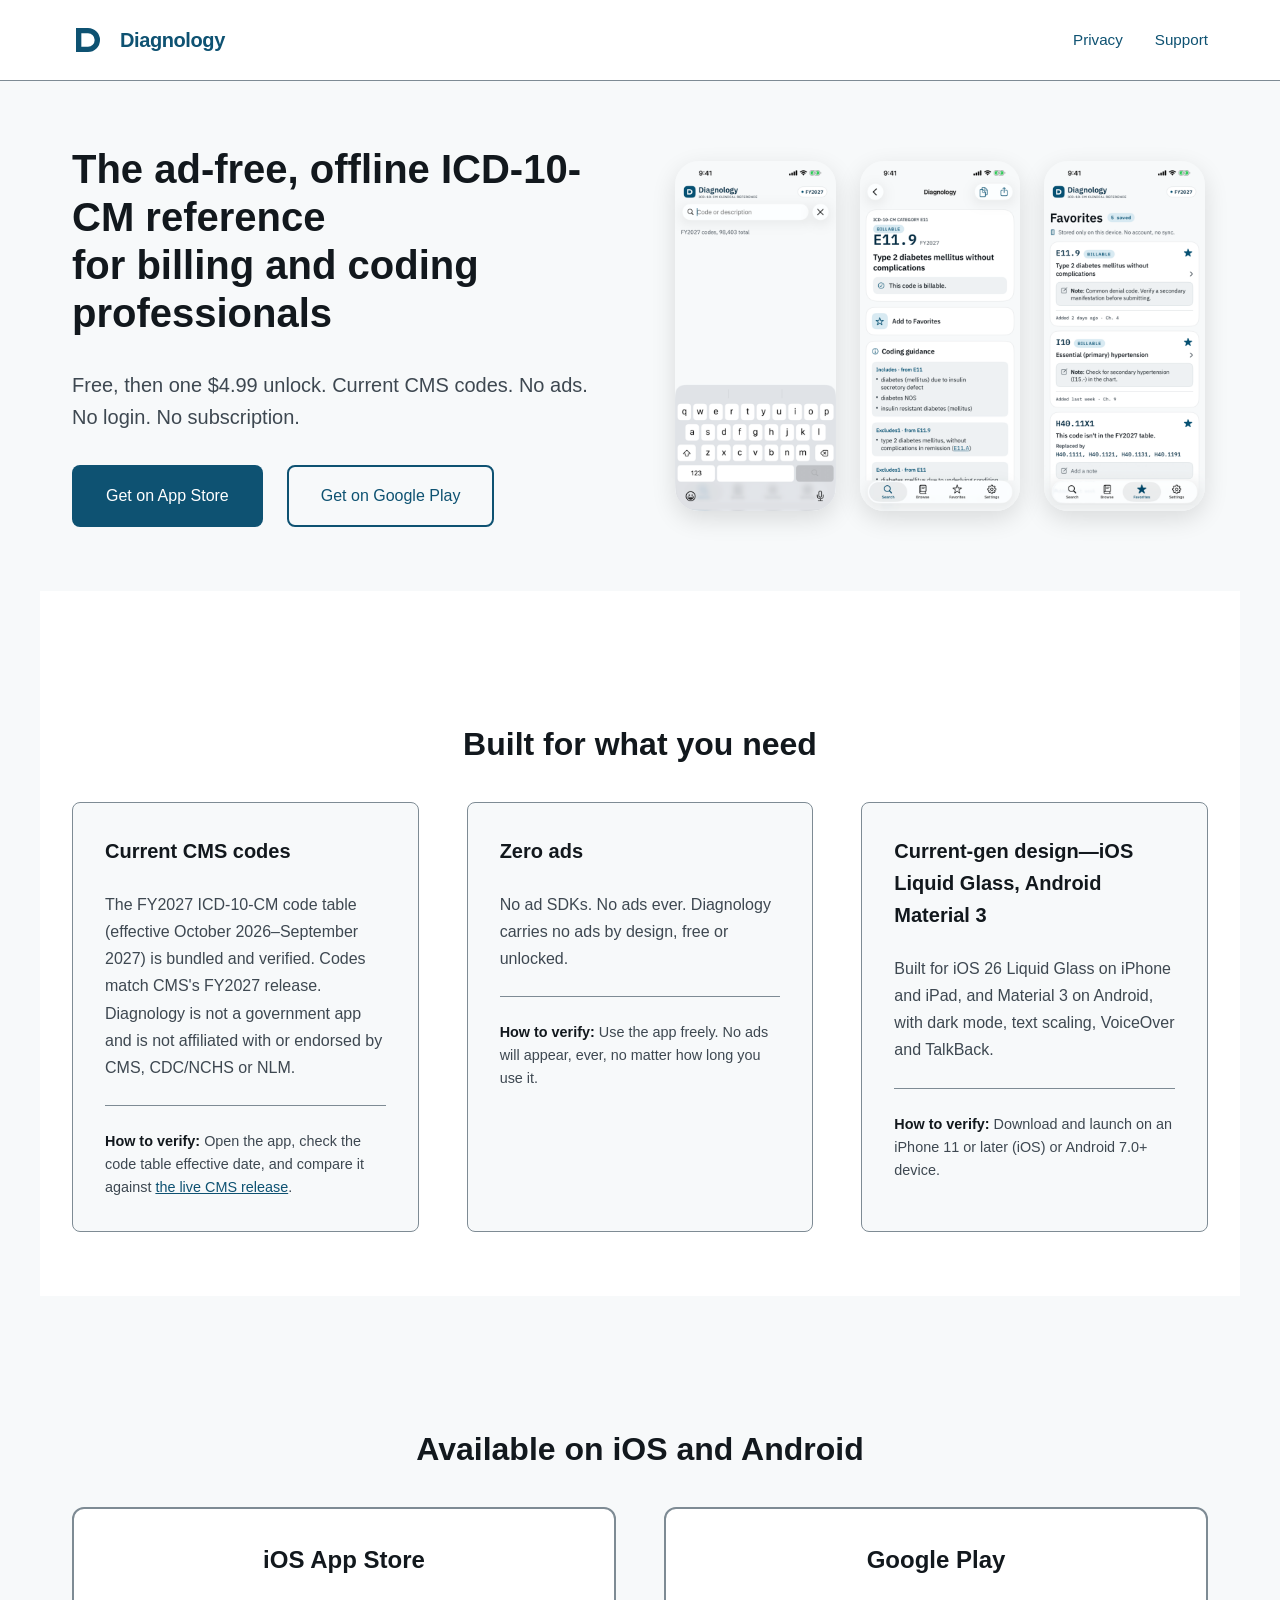
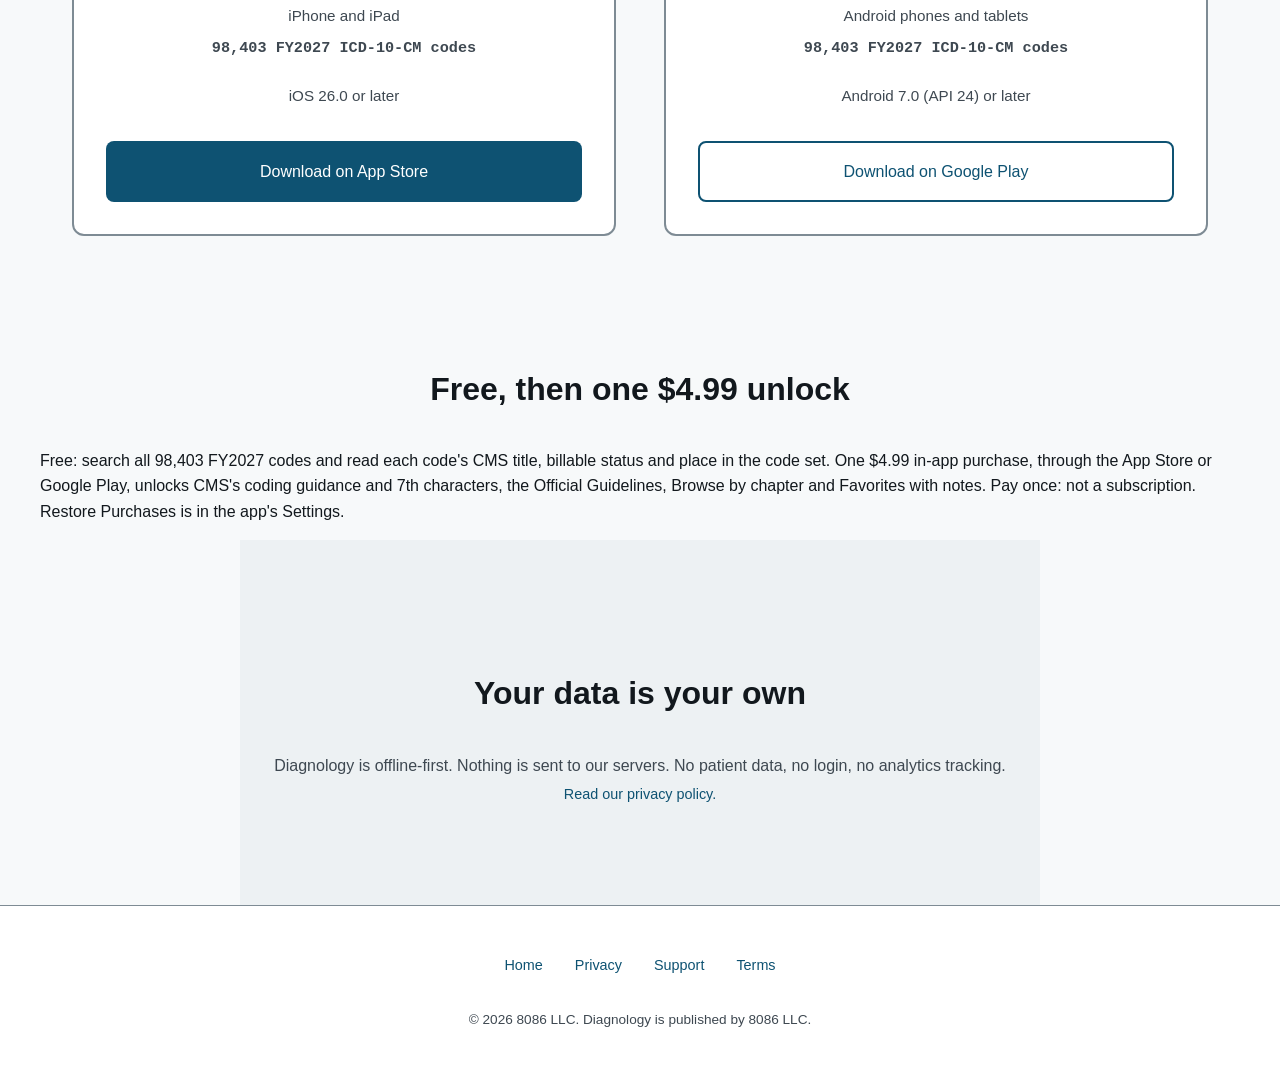
<file: index.html>
<!DOCTYPE html>
<html lang="en">
<head>
    <meta charset="UTF-8">
    <meta name="viewport" content="width=device-width, initial-scale=1.0">
    <title>Diagnology – ICD-10-CM Code Finder & Reference</title>
    <meta name="description" content="Ad-free, offline ICD-10-CM diagnosis code lookup with the latest CMS code table. For billing and coding professionals.">
    <meta property="og:title" content="Diagnology – ICD-10-CM Code Finder & Reference">
    <meta property="og:description" content="Ad-free, offline ICD-10-CM diagnosis code lookup with the latest CMS code table.">
    <meta property="og:type" content="website">
    <meta property="og:url" content="https://soloinc-projects.github.io/diagnology/">
    <meta name="twitter:card" content="summary_large_image">
    <meta name="twitter:title" content="Diagnology – ICD-10-CM Code Finder & Reference">
    <meta name="twitter:description" content="Ad-free, offline ICD-10-CM diagnosis code lookup with the latest CMS code table.">
    <link rel="canonical" href="https://soloinc-projects.github.io/diagnology/">
    <link rel="stylesheet" href="style.css">
    <link rel="icon" href="data:image/svg+xml,<svg xmlns='http://www.w3.org/2000/svg' viewBox='0 0 24 24'><circle cx='12' cy='12' r='11' fill='%230E5272'/><path fill='%23ffffff' fill-rule='evenodd' d='M3,3 H12 A9,9 0 0 1 12,21 H3 Z M7,7 H12 A5,5 0 0 1 12,17 H7 Z'/></svg>">
    <script type="application/ld+json">
    {
      "@context": "https://schema.org",
      "@type": "SoftwareApplication",
      "name": "Diagnology",
      "alternateName": "ICD-10-CM Code Finder & Reference",
      "description": "Ad-free, offline ICD-10-CM diagnosis code lookup with the latest CMS code table for billing and coding professionals",
      "url": "https://soloinc-projects.github.io/diagnology/",
      "applicationCategory": "MedicalApplication",
      "operatingSystem": ["iOS 26.0+", "Android 7.0+"],
      "offers": [
        {
          "@type": "Offer",
          "name": "Free download",
          "price": "0",
          "priceCurrency": "USD",
          "url": "https://soloinc-projects.github.io/diagnology/"
        },
        {
          "@type": "Offer",
          "name": "Diagnology Full Unlock (one-time in-app purchase)",
          "price": "4.99",
          "priceCurrency": "USD",
          "url": "https://soloinc-projects.github.io/diagnology/"
        }
      ],
      "author": {
        "@type": "Organization",
        "name": "Diagnology"
      },
      "releaseDate": "2026-10-16"
    }
    </script>
</head>
<body>
    <header class="site-header">
        <nav class="nav-bar">
            <a href="./" class="logo-link" aria-label="Diagnology home">
                <svg class="logo" viewBox="0 0 24 24" aria-hidden="true">
                    <path fill="currentColor" fill-rule="evenodd" d="M3,3 H12 A9,9 0 0 1 12,21 H3 Z M7,7 H12 A5,5 0 0 1 12,17 H7 Z"/>
                </svg>
                <span class="logo-text">Diagnology</span>
            </a>
            <div class="nav-links">
                <a href="privacy.html" class="nav-link">Privacy</a>
                <a href="support.html" class="nav-link">Support</a>
            </div>
        </nav>
    </header>

    <main>
        <!-- Hero -->
        <section class="hero">
            <div class="hero-content">
                <h1 class="hero-headline">
                    The ad-free, offline ICD-10-CM reference<br>for billing and coding professionals
                </h1>
                <p class="hero-subheadline">
                    Free, then one $4.99 unlock. Current CMS codes. No ads. No login. No subscription.
                </p>
                <div class="cta-group">
                    <a href="#app-store-cta" class="cta-button cta-primary">Get on App Store</a>
                    <a href="#play-store-cta" class="cta-button cta-secondary">Get on Google Play</a>
                </div>
            </div>
            <div class="hero-visual">
                <div class="screenshot-row">
                    <img src="screenshots/01-search.png" width="230" height="500" alt="Diagnology's Search screen: the FY2027 code table, 98,403 codes, ready to search">
                    <img src="screenshots/03-detail.png" width="230" height="500" alt="Code Detail for a code: its billable status and CMS's coding guidance (with the unlock)">
                    <img src="screenshots/05-favorites.png" width="230" height="500" alt="Favorites with notes (with the unlock)">
                </div>
            </div>
        </section>

        <!-- Proof Points -->
        <section class="proof-points">
            <h2 class="section-title">Built for what you need</h2>

            <div class="proof-grid">
                <article class="proof-point">
                    <h3>Current CMS codes</h3>
                    <p>
                        The FY2027 ICD-10-CM code table (effective October 2026–September 2027) is bundled and verified. Codes match CMS's FY2027 release. Diagnology is not a government app and is not affiliated with or endorsed by CMS, CDC/NCHS or NLM.
                    </p>
                    <div class="proof-meta">
                        <strong>How to verify:</strong> Open the app, check the code table effective date, and compare it against <a href="https://www.cdc.gov/icd/icd-10-cm" target="_blank" class="proof-link">the live CMS release</a>.
                    </div>
                </article>

                <article class="proof-point">
                    <h3>Zero ads</h3>
                    <p>
                        No ad SDKs. No ads ever. Diagnology carries no ads by design, free or unlocked.
                    </p>
                    <div class="proof-meta">
                        <strong>How to verify:</strong> Use the app freely. No ads will appear, ever, no matter how long you use it.
                    </div>
                </article>

                <article class="proof-point">
                    <h3>Current-gen design—iOS Liquid Glass, Android Material 3</h3>
                    <p>
                        Built for iOS 26 Liquid Glass on iPhone and iPad, and Material 3 on Android, with dark mode, text scaling, VoiceOver and TalkBack.
                    </p>
                    <div class="proof-meta">
                        <strong>How to verify:</strong> Download and launch on an iPhone 11 or later (iOS) or Android 7.0+ device.
                    </div>
                </article>
            </div>
        </section>

        <!-- Call to Action by Platform -->
        <section class="download-section">
            <h2 class="section-title">Available on iOS and Android</h2>

            <div class="download-cards">
                <div class="download-card">
                    <h3>iOS App Store</h3>
                    <p>iPhone and iPad</p>
                    <p class="code-count">98,403 FY2027 ICD-10-CM codes</p>
                    <p class="requirements">iOS 26.0 or later</p>
                    <a id="app-store-cta" href="#" class="cta-button cta-primary cta-full">Download on App Store</a>
                </div>

                <div class="download-card">
                    <h3>Google Play</h3>
                    <p>Android phones and tablets</p>
                    <p class="code-count">98,403 FY2027 ICD-10-CM codes</p>
                    <p class="requirements">Android 7.0 (API 24) or later</p>
                    <a id="play-store-cta" href="#" class="cta-button cta-secondary cta-full">Download on Google Play</a>
                </div>
            </div>
        </section>

        <!-- Price -->
        <section class="section">
            <h2 class="section-title">Free, then one $4.99 unlock</h2>
            <p>Free: search all 98,403 FY2027 codes and read each code's CMS title, billable status and place in the code set. One $4.99 in-app purchase, through the App Store or Google Play, unlocks CMS's coding guidance and 7th characters, the Official Guidelines, Browse by chapter and Favorites with notes. Pay once: not a subscription. Restore Purchases is in the app's Settings.</p>
        </section>

        <!-- Privacy Note -->
        <section class="privacy-note">
            <h2 class="section-title">Your data is your own</h2>
            <p>
                Diagnology is offline-first. Nothing is sent to our servers. No patient data, no login, no analytics tracking.
                <a href="privacy.html" class="footer-link">Read our privacy policy.</a>
            </p>
        </section>
    </main>

    <footer class="site-footer">
        <nav class="footer-nav">
            <a href="./" class="footer-link">Home</a>
            <a href="privacy.html" class="footer-link">Privacy</a>
            <a href="support.html" class="footer-link">Support</a>
            <a href="terms.html" class="footer-link">Terms</a>
        </nav>
        <p class="footer-copyright">
            © 2026 8086 LLC. Diagnology is published by 8086 LLC.
        </p>
    </footer>
</body>
</html>
</file>
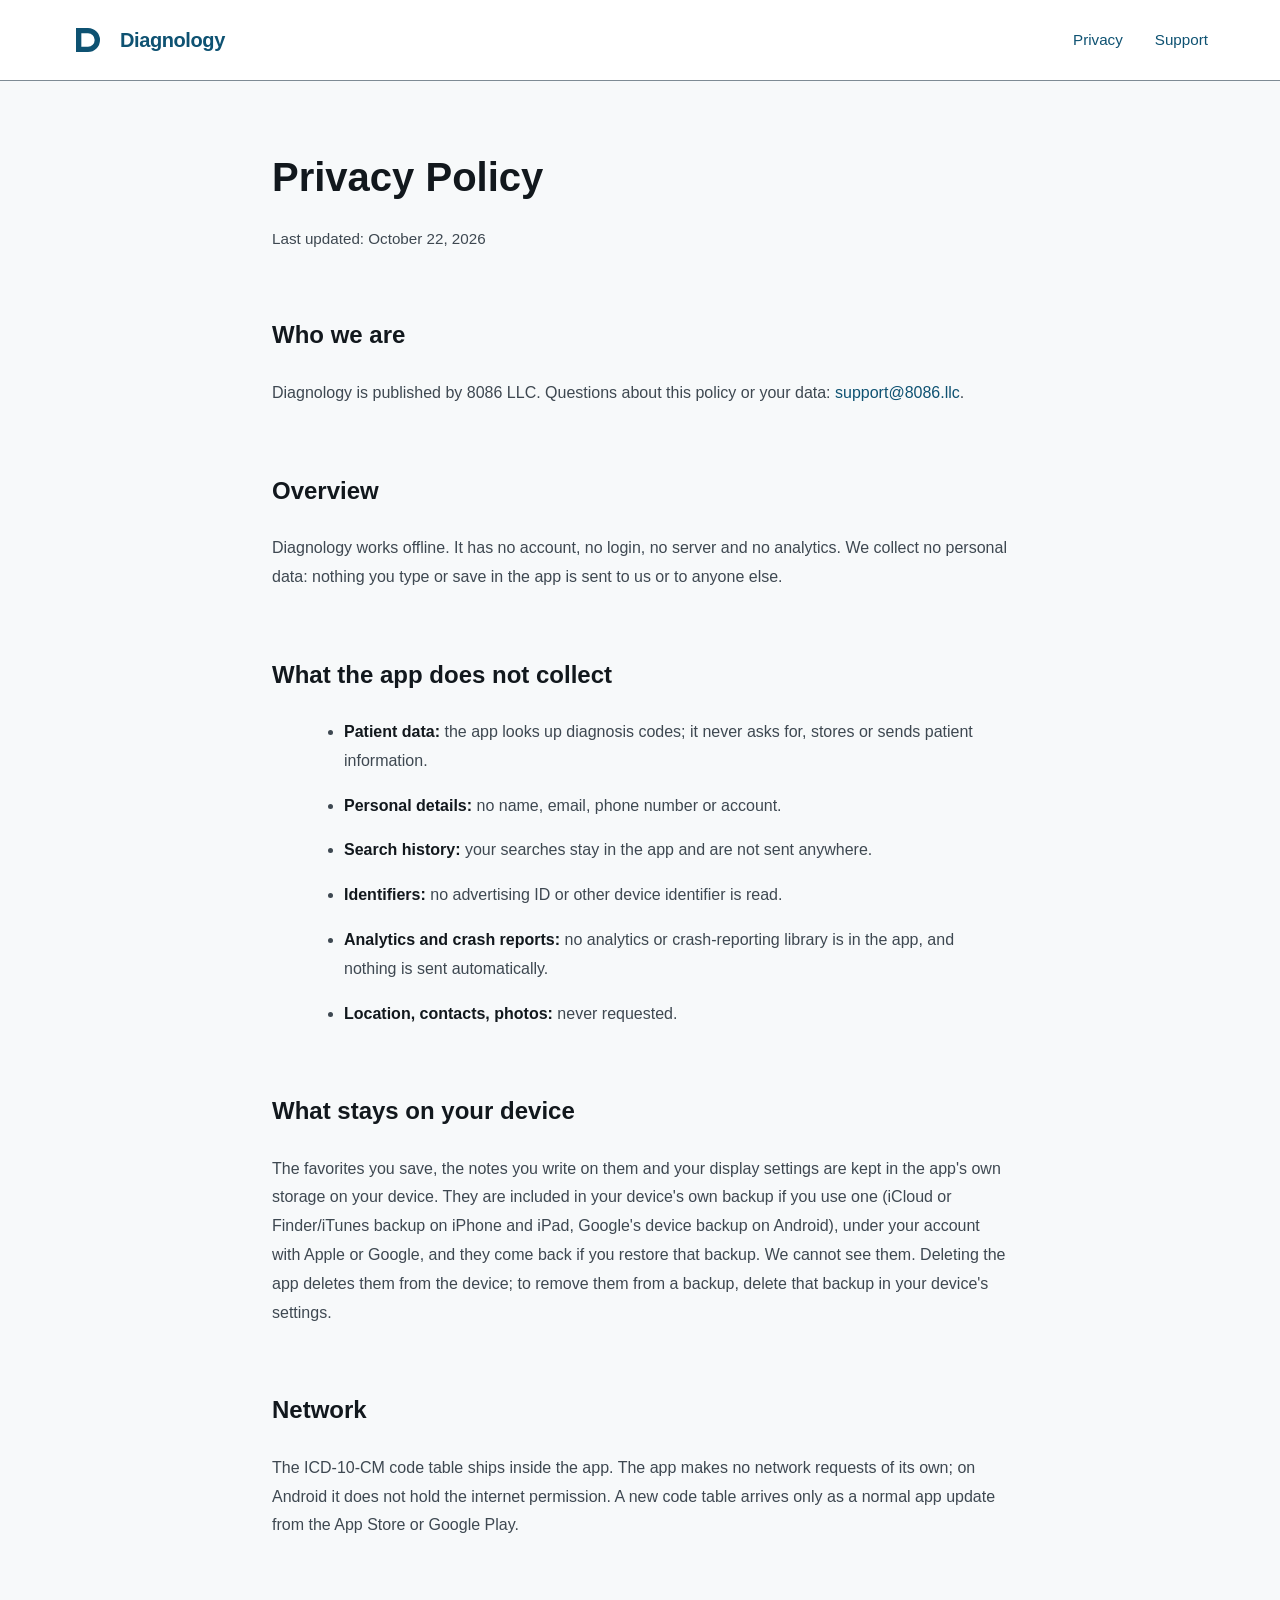
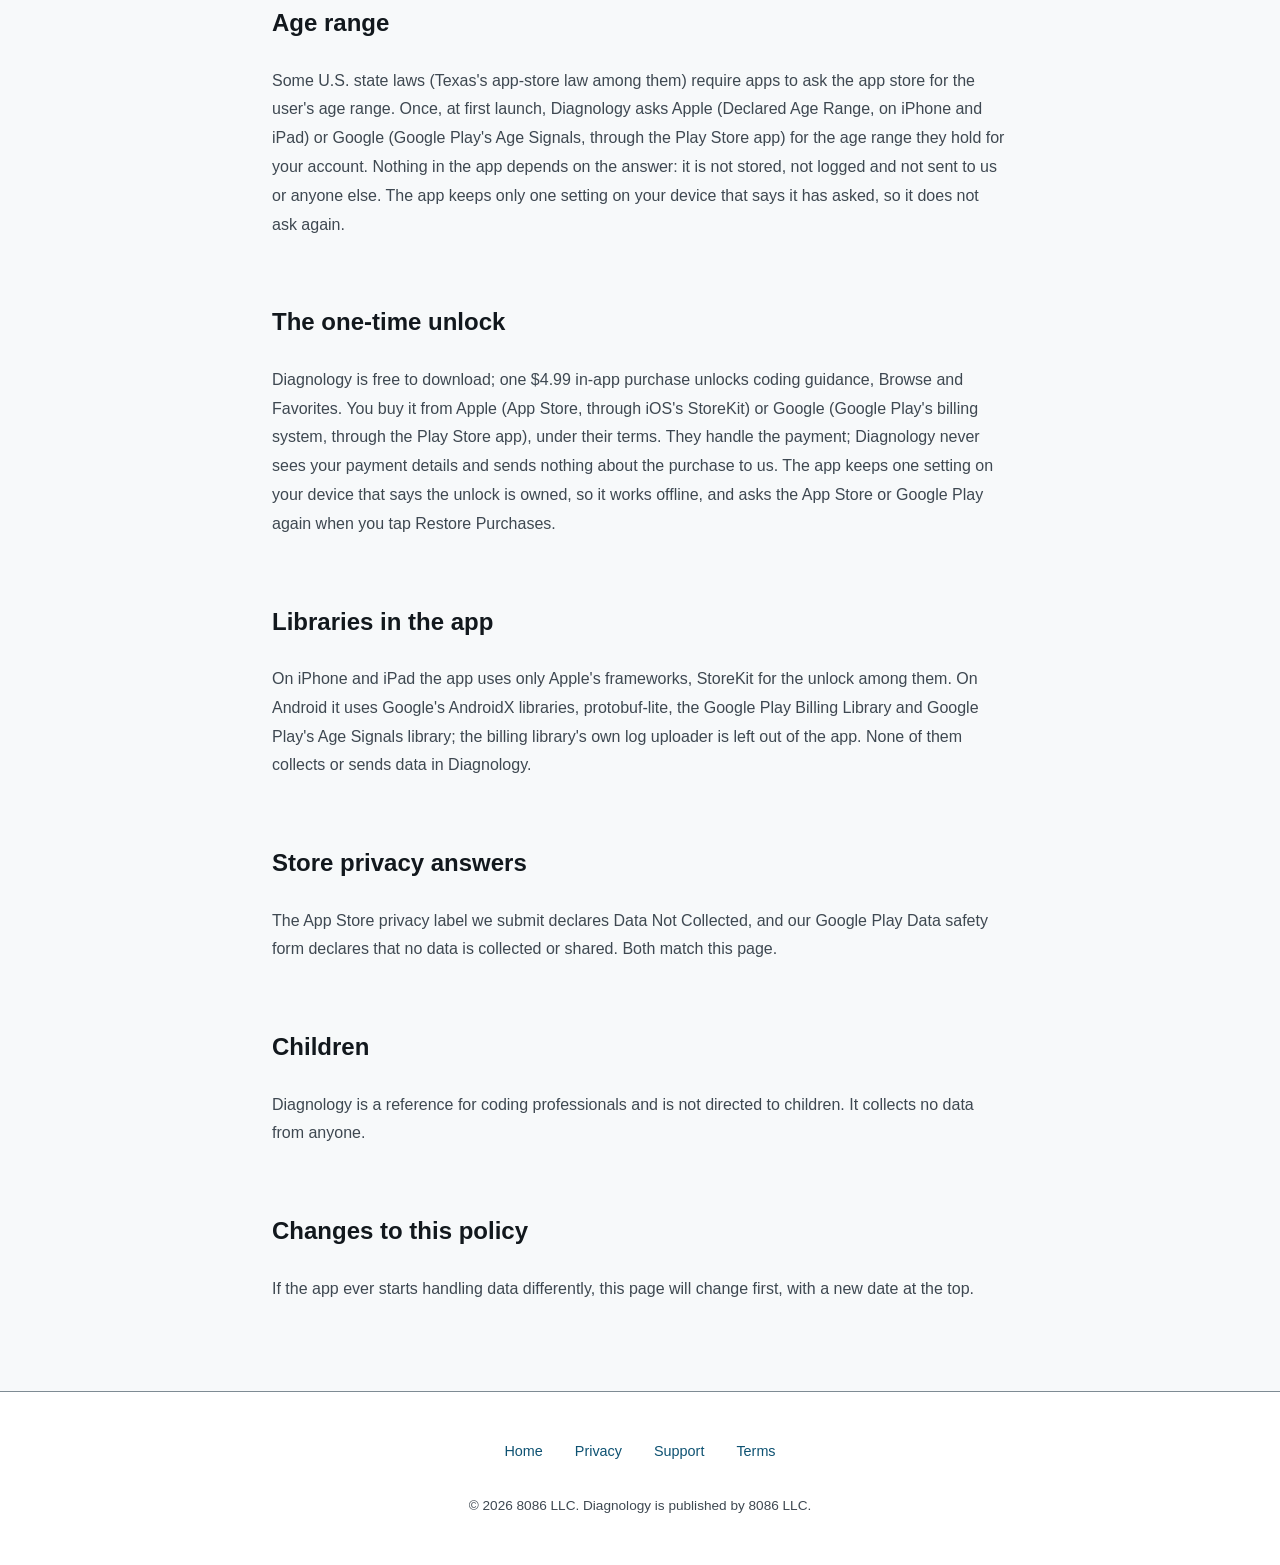
<file: privacy.html>
<!DOCTYPE html>
<html lang="en">
<head>
    <meta charset="UTF-8">
    <meta name="viewport" content="width=device-width, initial-scale=1.0">
    <title>Privacy Policy – Diagnology</title>
    <meta name="description" content="Diagnology privacy policy: offline-first app, zero data collection, no analytics, no tracking.">
    <link rel="canonical" href="https://soloinc-projects.github.io/diagnology/privacy">
    <link rel="stylesheet" href="style.css">
    <link rel="icon" href="data:image/svg+xml,<svg xmlns='http://www.w3.org/2000/svg' viewBox='0 0 24 24'><circle cx='12' cy='12' r='11' fill='%230E5272'/><path fill='%23ffffff' fill-rule='evenodd' d='M3,3 H12 A9,9 0 0 1 12,21 H3 Z M7,7 H12 A5,5 0 0 1 12,17 H7 Z'/></svg>">
</head>
<body>
    <header class="site-header">
        <nav class="nav-bar">
            <a href="./" class="logo-link" aria-label="Diagnology home">
                <svg class="logo" viewBox="0 0 24 24" aria-hidden="true">
                    <path fill="currentColor" fill-rule="evenodd" d="M3,3 H12 A9,9 0 0 1 12,21 H3 Z M7,7 H12 A5,5 0 0 1 12,17 H7 Z"/>
                </svg>
                <span class="logo-text">Diagnology</span>
            </a>
            <div class="nav-links">
                <a href="privacy.html" class="nav-link">Privacy</a>
                <a href="support.html" class="nav-link">Support</a>
            </div>
        </nav>
    </header>

    <main>
        <article class="legal-document">
            <h1>Privacy Policy</h1>
            <p class="last-updated">Last updated: October 22, 2026</p>

            <h2>Who we are</h2>
            <p>Diagnology is published by 8086 LLC. Questions about this policy or your data: <a href="mailto:support@8086.llc">support@8086.llc</a>.</p>

            <h2>Overview</h2>
            <p>Diagnology works offline. It has no account, no login, no server and no analytics. We collect no personal data: nothing you type or save in the app is sent to us or to anyone else.</p>

            <h2>What the app does not collect</h2>
            <ul>
                <li><strong>Patient data:</strong> the app looks up diagnosis codes; it never asks for, stores or sends patient information.</li>
                <li><strong>Personal details:</strong> no name, email, phone number or account.</li>
                <li><strong>Search history:</strong> your searches stay in the app and are not sent anywhere.</li>
                <li><strong>Identifiers:</strong> no advertising ID or other device identifier is read.</li>
                <li><strong>Analytics and crash reports:</strong> no analytics or crash-reporting library is in the app, and nothing is sent automatically.</li>
                <li><strong>Location, contacts, photos:</strong> never requested.</li>
            </ul>

            <h2>What stays on your device</h2>
            <p>The favorites you save, the notes you write on them and your display settings are kept in the app's own storage on your device. They are included in your device's own backup if you use one (iCloud or Finder/iTunes backup on iPhone and iPad, Google's device backup on Android), under your account with Apple or Google, and they come back if you restore that backup. We cannot see them. Deleting the app deletes them from the device; to remove them from a backup, delete that backup in your device's settings.</p>

            <h2>Network</h2>
            <p>The ICD-10-CM code table ships inside the app. The app makes no network requests of its own; on Android it does not hold the internet permission. A new code table arrives only as a normal app update from the App Store or Google Play.</p>

            <h2>Age range</h2>
            <p>Some U.S. state laws (Texas's app-store law among them) require apps to ask the app store for the user's age range. Once, at first launch, Diagnology asks Apple (Declared Age Range, on iPhone and iPad) or Google (Google Play's Age Signals, through the Play Store app) for the age range they hold for your account. Nothing in the app depends on the answer: it is not stored, not logged and not sent to us or anyone else. The app keeps only one setting on your device that says it has asked, so it does not ask again.</p>

            <h2>The one-time unlock</h2>
            <p>Diagnology is free to download; one $4.99 in-app purchase unlocks coding guidance, Browse and Favorites. You buy it from Apple (App Store, through iOS's StoreKit) or Google (Google Play's billing system, through the Play Store app), under their terms. They handle the payment; Diagnology never sees your payment details and sends nothing about the purchase to us. The app keeps one setting on your device that says the unlock is owned, so it works offline, and asks the App Store or Google Play again when you tap Restore Purchases.</p>

            <h2>Libraries in the app</h2>
            <p>On iPhone and iPad the app uses only Apple's frameworks, StoreKit for the unlock among them. On Android it uses Google's AndroidX libraries, protobuf-lite, the Google Play Billing Library and Google Play's Age Signals library; the billing library's own log uploader is left out of the app. None of them collects or sends data in Diagnology.</p>

            <h2>Store privacy answers</h2>
            <p>The App Store privacy label we submit declares Data Not Collected, and our Google Play Data safety form declares that no data is collected or shared. Both match this page.</p>

            <h2>Children</h2>
            <p>Diagnology is a reference for coding professionals and is not directed to children. It collects no data from anyone.</p>

            <h2>Changes to this policy</h2>
            <p>If the app ever starts handling data differently, this page will change first, with a new date at the top.</p>
        </article>
    </main>

    <footer class="site-footer">
        <nav class="footer-nav">
            <a href="./" class="footer-link">Home</a>
            <a href="privacy.html" class="footer-link">Privacy</a>
            <a href="support.html" class="footer-link">Support</a>
            <a href="terms.html" class="footer-link">Terms</a>
        </nav>
        <p class="footer-copyright">
            © 2026 8086 LLC. Diagnology is published by 8086 LLC.
        </p>
    </footer>

    <style>
        .legal-document {
            max-width: var(--max-width-narrow);
            margin: 0 auto;
            padding: var(--space-2xl) var(--space-lg);
        }

        .legal-document h1 {
            font-size: 2.5rem;
            font-weight: var(--font-weight-semibold);
            margin: 0 0 var(--space-sm) 0;
            color: var(--color-text-primary);
        }

        .last-updated {
            margin: 0 0 var(--space-2xl) 0;
            color: var(--color-text-secondary);
            font-size: 0.95rem;
        }

        .legal-document h2 {
            font-size: 1.5rem;
            font-weight: var(--font-weight-semibold);
            margin: var(--space-2xl) 0 var(--space-md) 0;
            color: var(--color-text-primary);
        }

        .legal-document p {
            margin: 0 0 var(--space-md) 0;
            color: var(--color-text-secondary);
            line-height: 1.8;
        }

        .legal-document ul {
            margin: 0 0 var(--space-md) var(--space-lg);
            color: var(--color-text-secondary);
            line-height: 1.8;
        }

        .legal-document li {
            margin-bottom: var(--space-sm);
        }

        .legal-document strong {
            color: var(--color-text-primary);
            font-weight: var(--font-weight-semibold);
        }

        @media (max-width: 768px) {
            .legal-document {
                padding: var(--space-xl) var(--space-md);
            }

            .legal-document h1 {
                font-size: 2rem;
            }

            .legal-document h2 {
                font-size: 1.25rem;
            }
        }
    </style>
</body>
</html>
</file>
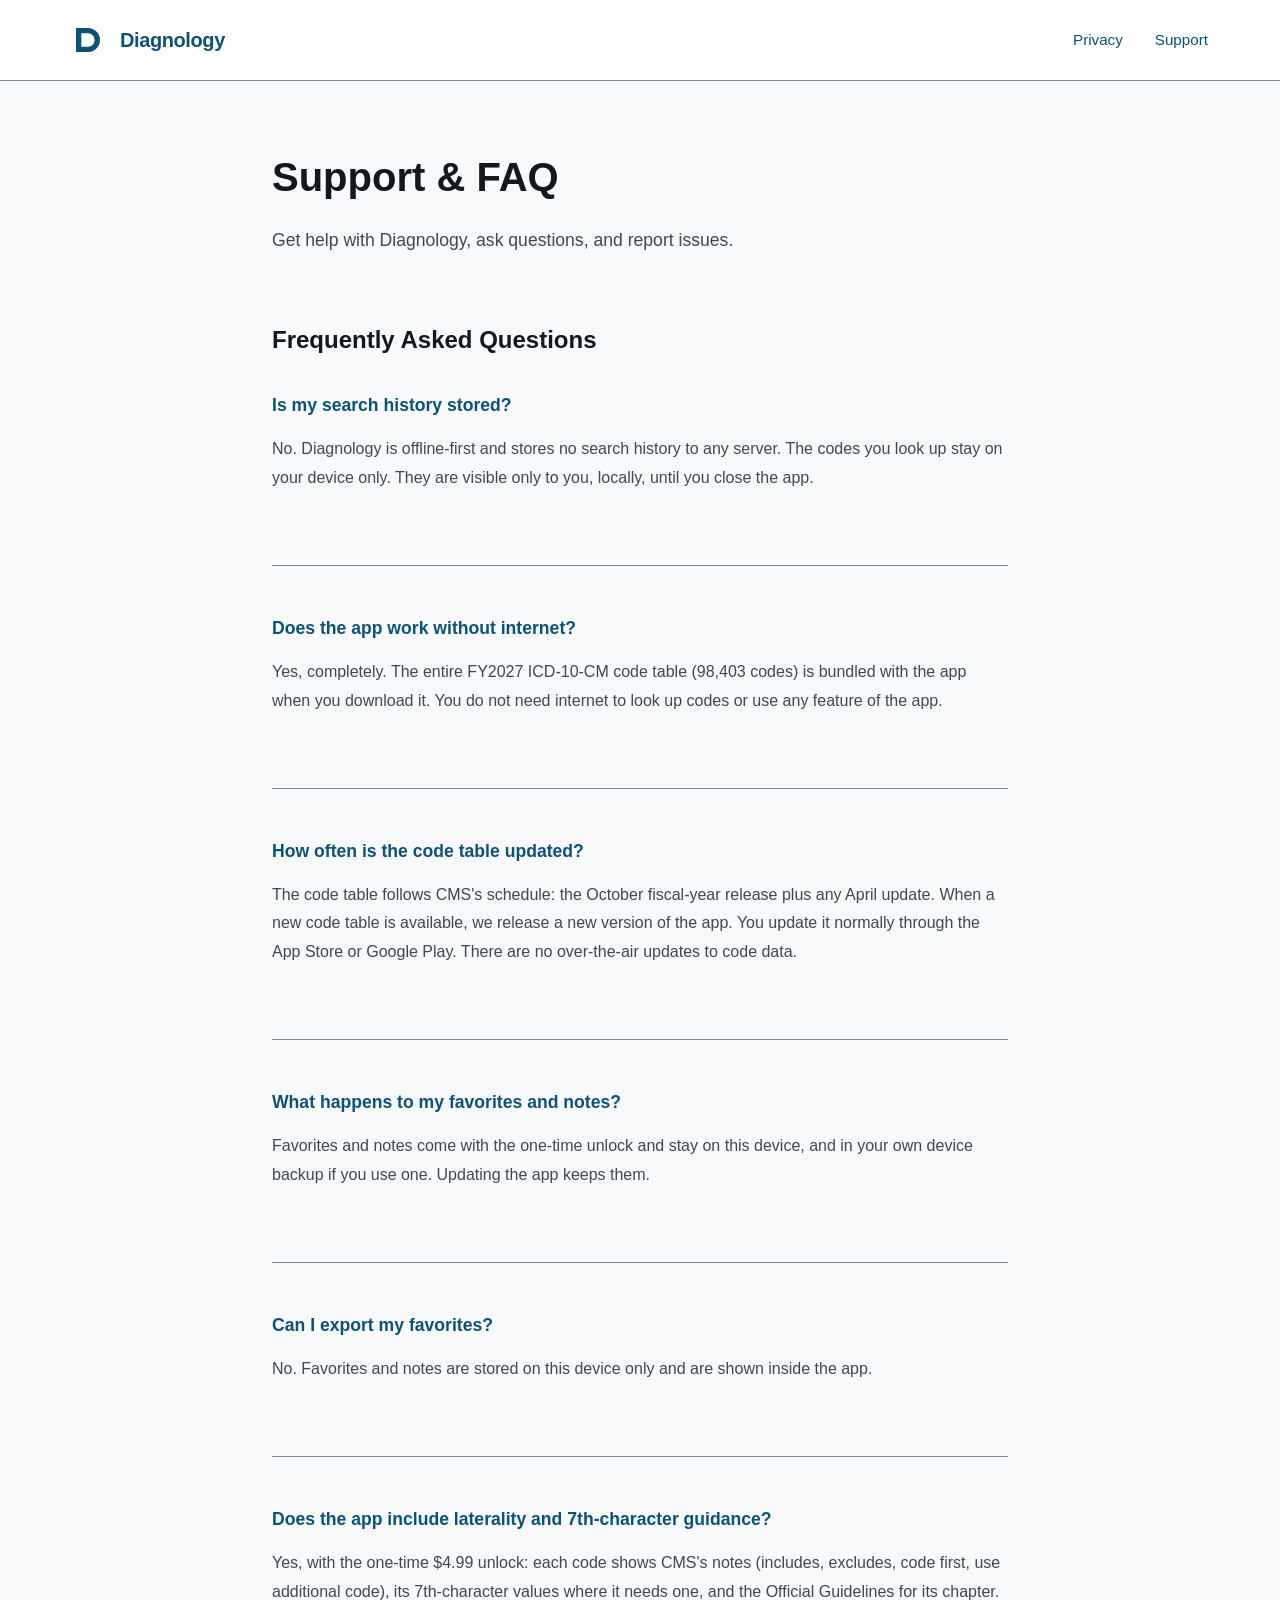
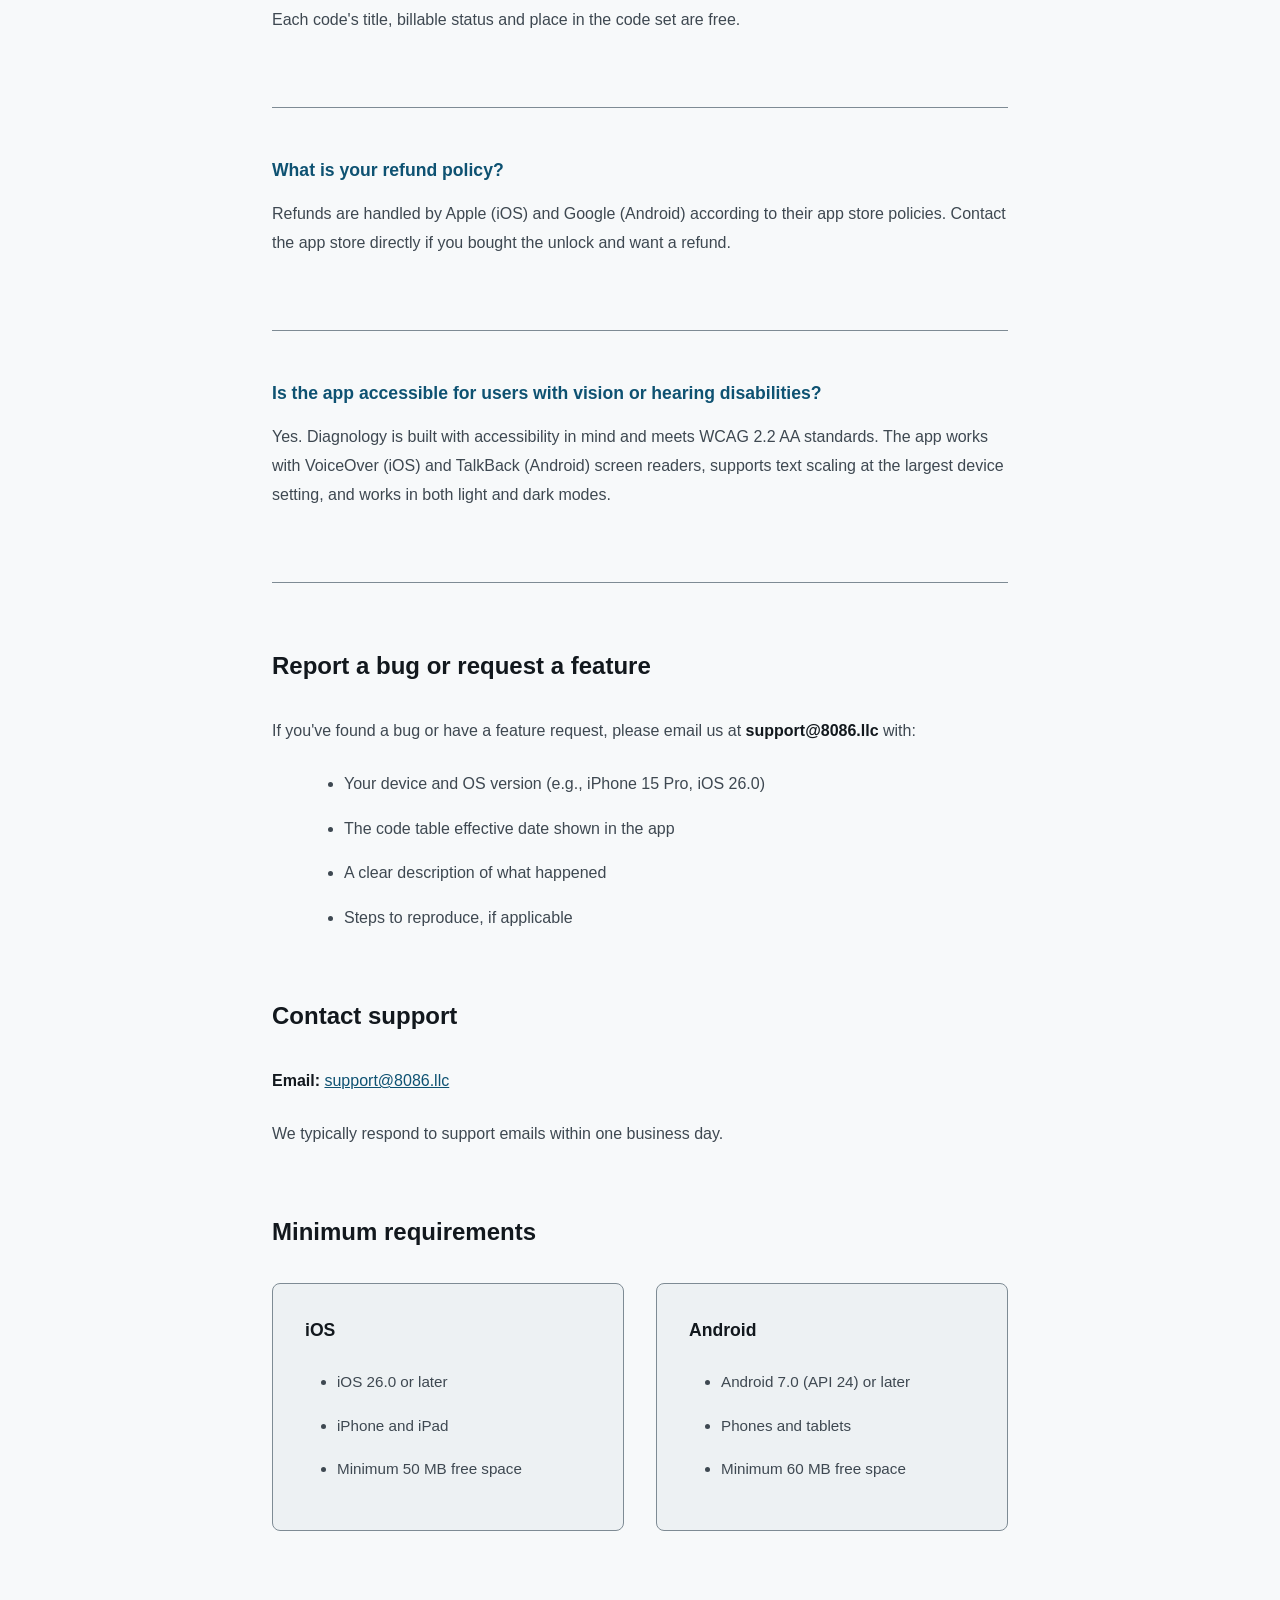
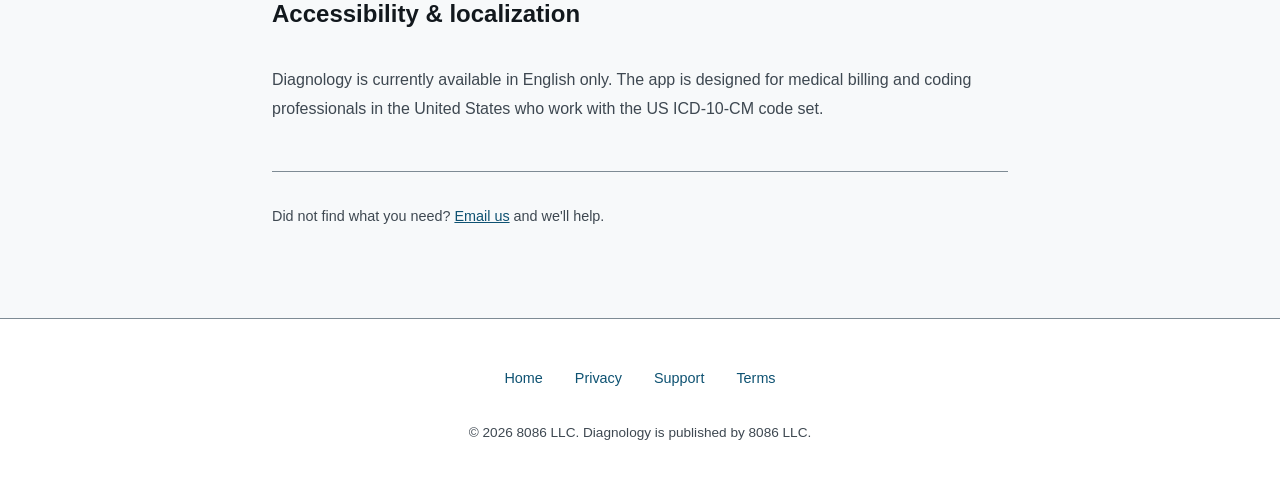
<file: support.html>
<!DOCTYPE html>
<html lang="en">
<head>
    <meta charset="UTF-8">
    <meta name="viewport" content="width=device-width, initial-scale=1.0">
    <title>Support – Diagnology</title>
    <meta name="description" content="Diagnology support: FAQ, bug reporting, and help for ICD-10-CM code lookup app.">
    <link rel="canonical" href="https://soloinc-projects.github.io/diagnology/support">
    <link rel="stylesheet" href="style.css">
    <link rel="icon" href="data:image/svg+xml,<svg xmlns='http://www.w3.org/2000/svg' viewBox='0 0 24 24'><circle cx='12' cy='12' r='11' fill='%230E5272'/><path fill='%23ffffff' fill-rule='evenodd' d='M3,3 H12 A9,9 0 0 1 12,21 H3 Z M7,7 H12 A5,5 0 0 1 12,17 H7 Z'/></svg>">
</head>
<body>
    <header class="site-header">
        <nav class="nav-bar">
            <a href="./" class="logo-link" aria-label="Diagnology home">
                <svg class="logo" viewBox="0 0 24 24" aria-hidden="true">
                    <path fill="currentColor" fill-rule="evenodd" d="M3,3 H12 A9,9 0 0 1 12,21 H3 Z M7,7 H12 A5,5 0 0 1 12,17 H7 Z"/>
                </svg>
                <span class="logo-text">Diagnology</span>
            </a>
            <div class="nav-links">
                <a href="privacy.html" class="nav-link">Privacy</a>
                <a href="support.html" class="nav-link">Support</a>
            </div>
        </nav>
    </header>

    <main>
        <article class="support-document">
            <h1>Support & FAQ</h1>
            <p class="intro">
                Get help with Diagnology, ask questions, and report issues.
            </p>

            <h2>Frequently Asked Questions</h2>

            <div class="faq-item">
                <h3>Is my search history stored?</h3>
                <p>
                    No. Diagnology is offline-first and stores no search history to any server. The codes you look up stay on your device only. They are visible only to you, locally, until you close the app.
                </p>
            </div>

            <div class="faq-item">
                <h3>Does the app work without internet?</h3>
                <p>
                    Yes, completely. The entire FY2027 ICD-10-CM code table (98,403 codes) is bundled with the app when you download it. You do not need internet to look up codes or use any feature of the app.
                </p>
            </div>

            <div class="faq-item">
                <h3>How often is the code table updated?</h3>
                <p>
                    The code table follows CMS's schedule: the October fiscal-year release plus any April update. When a new code table is available, we release a new version of the app. You update it normally through the App Store or Google Play. There are no over-the-air updates to code data.
                </p>
            </div>

            <div class="faq-item">
                <h3>What happens to my favorites and notes?</h3>
                <p>
                    Favorites and notes come with the one-time unlock and stay on this device, and in your own device backup if you use one. Updating the app keeps them.
                </p>
            </div>

            <div class="faq-item">
                <h3>Can I export my favorites?</h3>
                <p>
                    No. Favorites and notes are stored on this device only and are shown inside the app.
                </p>
            </div>

            <div class="faq-item">
                <h3>Does the app include laterality and 7th-character guidance?</h3>
                <p>
                    Yes, with the one-time $4.99 unlock: each code shows CMS's notes (includes, excludes, code first, use additional code), its 7th-character values where it needs one, and the Official Guidelines for its chapter. Each code's title, billable status and place in the code set are free.
                </p>
            </div>

            <div class="faq-item">
                <h3>What is your refund policy?</h3>
                <p>
                    Refunds are handled by Apple (iOS) and Google (Android) according to their app store policies. Contact the app store directly if you bought the unlock and want a refund.
                </p>
            </div>

            <div class="faq-item">
                <h3>Is the app accessible for users with vision or hearing disabilities?</h3>
                <p>
                    Yes. Diagnology is built with accessibility in mind and meets WCAG 2.2 AA standards. The app works with VoiceOver (iOS) and TalkBack (Android) screen readers, supports text scaling at the largest device setting, and works in both light and dark modes.
                </p>
            </div>

            <h2>Report a bug or request a feature</h2>
            <p>
                If you've found a bug or have a feature request, please email us at <strong>support@8086.llc</strong> with:
            </p>
            <ul>
                <li>Your device and OS version (e.g., iPhone 15 Pro, iOS 26.0)</li>
                <li>The code table effective date shown in the app</li>
                <li>A clear description of what happened</li>
                <li>Steps to reproduce, if applicable</li>
            </ul>

            <h2>Contact support</h2>
            <p>
                <strong>Email:</strong> <a href="mailto:support@8086.llc">support@8086.llc</a>
            </p>
            <p>
                We typically respond to support emails within one business day.
            </p>

            <h2>Minimum requirements</h2>
            <div class="requirements-grid">
                <div class="requirement-card">
                    <h3>iOS</h3>
                    <ul>
                        <li>iOS 26.0 or later</li>
                        <li>iPhone and iPad</li>
                        <li>Minimum 50 MB free space</li>
                    </ul>
                </div>
                <div class="requirement-card">
                    <h3>Android</h3>
                    <ul>
                        <li>Android 7.0 (API 24) or later</li>
                        <li>Phones and tablets</li>
                        <li>Minimum 60 MB free space</li>
                    </ul>
                </div>
            </div>

            <h2>Accessibility & localization</h2>
            <p>
                Diagnology is currently available in English only. The app is designed for medical billing and coding professionals in the United States who work with the US ICD-10-CM code set.
            </p>

            <p style="margin-top: 3rem; padding-top: 2rem; border-top: 1px solid var(--color-border); color: var(--color-text-secondary); font-size: 0.9rem;">
                Did not find what you need? <a href="mailto:support@8086.llc">Email us</a> and we'll help.
            </p>
        </article>
    </main>

    <footer class="site-footer">
        <nav class="footer-nav">
            <a href="./" class="footer-link">Home</a>
            <a href="privacy.html" class="footer-link">Privacy</a>
            <a href="support.html" class="footer-link">Support</a>
            <a href="terms.html" class="footer-link">Terms</a>
        </nav>
        <p class="footer-copyright">
            © 2026 8086 LLC. Diagnology is published by 8086 LLC.
        </p>
    </footer>

    <style>
        .support-document {
            max-width: var(--max-width-narrow);
            margin: 0 auto;
            padding: var(--space-2xl) var(--space-lg);
        }

        .support-document h1 {
            font-size: 2.5rem;
            font-weight: var(--font-weight-semibold);
            margin: 0 0 var(--space-sm) 0;
            color: var(--color-text-primary);
        }

        .intro {
            font-size: 1.1rem;
            color: var(--color-text-secondary);
            margin: 0 0 var(--space-2xl) 0;
        }

        .support-document h2 {
            font-size: 1.5rem;
            font-weight: var(--font-weight-semibold);
            margin: var(--space-2xl) 0 var(--space-lg) 0;
            color: var(--color-text-primary);
        }

        .faq-item {
            margin-bottom: var(--space-xl);
            padding-bottom: var(--space-xl);
            border-bottom: 1px solid var(--color-border);
        }

        .faq-item:last-of-type {
            border-bottom: none;
        }

        .faq-item h3 {
            font-size: 1.1rem;
            font-weight: var(--font-weight-semibold);
            margin: 0 0 var(--space-sm) 0;
            color: var(--color-brand-primary);
        }

        .faq-item p {
            margin: 0;
            color: var(--color-text-secondary);
            line-height: 1.8;
        }

        .support-document p {
            margin: 0 0 var(--space-md) 0;
            color: var(--color-text-secondary);
            line-height: 1.8;
        }

        .support-document ul {
            margin: 0 0 var(--space-md) var(--space-lg);
            color: var(--color-text-secondary);
            line-height: 1.8;
        }

        .support-document li {
            margin-bottom: var(--space-sm);
        }

        .support-document a {
            color: var(--color-brand-primary);
            text-decoration: underline;
        }

        .support-document strong {
            color: var(--color-text-primary);
            font-weight: var(--font-weight-semibold);
        }

        .requirements-grid {
            display: grid;
            grid-template-columns: repeat(auto-fit, minmax(250px, 1fr));
            gap: var(--space-lg);
            margin: var(--space-lg) 0;
        }

        .requirement-card {
            padding: var(--space-lg);
            border: 1px solid var(--color-border);
            border-radius: 0.5rem;
            background-color: var(--color-surface-muted);
        }

        .requirement-card h3 {
            margin: 0 0 var(--space-md) 0;
            font-size: 1.1rem;
            font-weight: var(--font-weight-semibold);
            color: var(--color-text-primary);
        }

        .requirement-card ul {
            margin: 0;
            padding-left: var(--space-lg);
        }

        .requirement-card li {
            color: var(--color-text-secondary);
            font-size: 0.95rem;
        }

        @media (max-width: 768px) {
            .support-document {
                padding: var(--space-xl) var(--space-md);
            }

            .support-document h1 {
                font-size: 2rem;
            }

            .support-document h2 {
                font-size: 1.25rem;
            }
        }
    </style>
</body>
</html>
</file>
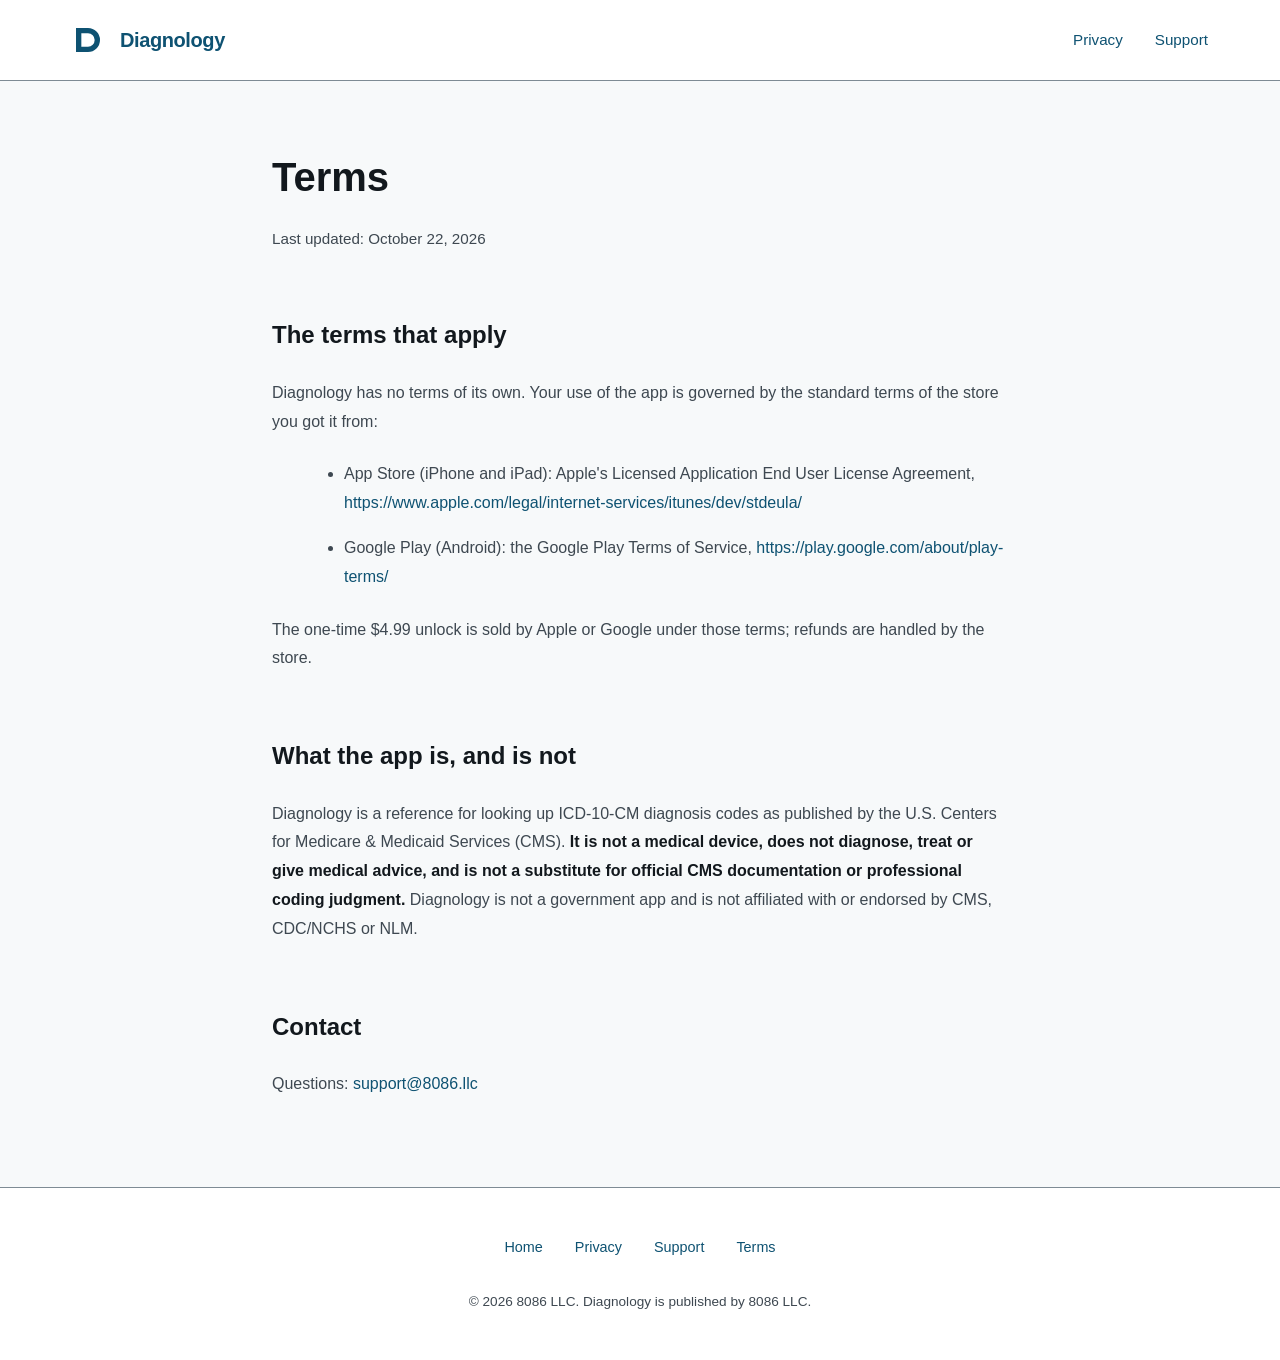
<file: terms.html>
<!DOCTYPE html>
<html lang="en">
<head>
    <meta charset="UTF-8">
    <meta name="viewport" content="width=device-width, initial-scale=1.0">
    <title>Terms of Service – Diagnology</title>
    <meta name="description" content="Diagnology terms of service: conditions of use, legal disclaimers, and user agreement.">
    <link rel="canonical" href="https://soloinc-projects.github.io/diagnology/terms">
    <link rel="stylesheet" href="style.css">
    <link rel="icon" href="data:image/svg+xml,<svg xmlns='http://www.w3.org/2000/svg' viewBox='0 0 24 24'><circle cx='12' cy='12' r='11' fill='%230E5272'/><path fill='%23ffffff' fill-rule='evenodd' d='M3,3 H12 A9,9 0 0 1 12,21 H3 Z M7,7 H12 A5,5 0 0 1 12,17 H7 Z'/></svg>">
</head>
<body>
    <header class="site-header">
        <nav class="nav-bar">
            <a href="./" class="logo-link" aria-label="Diagnology home">
                <svg class="logo" viewBox="0 0 24 24" aria-hidden="true">
                    <path fill="currentColor" fill-rule="evenodd" d="M3,3 H12 A9,9 0 0 1 12,21 H3 Z M7,7 H12 A5,5 0 0 1 12,17 H7 Z"/>
                </svg>
                <span class="logo-text">Diagnology</span>
            </a>
            <div class="nav-links">
                <a href="privacy.html" class="nav-link">Privacy</a>
                <a href="support.html" class="nav-link">Support</a>
            </div>
        </nav>
    </header>

    <main>
        <article class="legal-document">
            <h1>Terms</h1>
            <p class="last-updated">Last updated: October 22, 2026</p>

            <h2>The terms that apply</h2>
            <p>
                Diagnology has no terms of its own. Your use of the app is governed by the standard terms of the store you got it from:
            </p>
            <ul>
                <li>App Store (iPhone and iPad): Apple's Licensed Application End User License Agreement, <a href="https://www.apple.com/legal/internet-services/itunes/dev/stdeula/">https://www.apple.com/legal/internet-services/itunes/dev/stdeula/</a></li>
                <li>Google Play (Android): the Google Play Terms of Service, <a href="https://play.google.com/about/play-terms/">https://play.google.com/about/play-terms/</a></li>
            </ul>
            <p>
                The one-time $4.99 unlock is sold by Apple or Google under those terms; refunds are handled by the store.
            </p>

            <h2>What the app is, and is not</h2>
            <p>
                Diagnology is a reference for looking up ICD-10-CM diagnosis codes as published by the U.S. Centers for Medicare &amp; Medicaid Services (CMS). <strong>It is not a medical device, does not diagnose, treat or give medical advice, and is not a substitute for official CMS documentation or professional coding judgment.</strong> Diagnology is not a government app and is not affiliated with or endorsed by CMS, CDC/NCHS or NLM.
            </p>

            <h2>Contact</h2>
            <p>
                Questions: <a href="mailto:support@8086.llc">support@8086.llc</a>
            </p>
        </article>
    </main>

    <footer class="site-footer">
        <nav class="footer-nav">
            <a href="./" class="footer-link">Home</a>
            <a href="privacy.html" class="footer-link">Privacy</a>
            <a href="support.html" class="footer-link">Support</a>
            <a href="terms.html" class="footer-link">Terms</a>
        </nav>
        <p class="footer-copyright">
            © 2026 8086 LLC. Diagnology is published by 8086 LLC.
        </p>
    </footer>

    <style>
        .legal-document {
            max-width: var(--max-width-narrow);
            margin: 0 auto;
            padding: var(--space-2xl) var(--space-lg);
        }

        .legal-document h1 {
            font-size: 2.5rem;
            font-weight: var(--font-weight-semibold);
            margin: 0 0 var(--space-sm) 0;
            color: var(--color-text-primary);
        }

        .last-updated {
            margin: 0 0 var(--space-2xl) 0;
            color: var(--color-text-secondary);
            font-size: 0.95rem;
        }

        .legal-document h2 {
            font-size: 1.5rem;
            font-weight: var(--font-weight-semibold);
            margin: var(--space-2xl) 0 var(--space-md) 0;
            color: var(--color-text-primary);
        }

        .legal-document p {
            margin: 0 0 var(--space-md) 0;
            color: var(--color-text-secondary);
            line-height: 1.8;
        }

        .legal-document ul {
            margin: 0 0 var(--space-md) var(--space-lg);
            color: var(--color-text-secondary);
            line-height: 1.8;
        }

        .legal-document li {
            margin-bottom: var(--space-sm);
        }

        .legal-document strong {
            color: var(--color-text-primary);
            font-weight: var(--font-weight-semibold);
        }

        @media (max-width: 768px) {
            .legal-document {
                padding: var(--space-xl) var(--space-md);
            }

            .legal-document h1 {
                font-size: 2rem;
            }

            .legal-document h2 {
                font-size: 1.25rem;
            }
        }
    </style>
</body>
</html>
</file>
<file: style.css>
/* Diagnology Landing Page – Design Tokens */

:root {
  /* Brand palette */
  --color-brand-100: #D7E9F2;
  --color-brand-300: #6FB6D9;
  --color-brand-500: #1578A3;
  --color-brand-700: #0E5272;
  --color-brand-900: #0A2F44;

  /* Neutral ramp */
  --color-neutral-0: #FFFFFF;
  --color-neutral-50: #F7F9FA;
  --color-neutral-100: #EDF1F3;
  --color-neutral-300: #C3CBD0;
  --color-neutral-500: #7E8B94;
  --color-neutral-600: #5E6A73;
  --color-neutral-700: #3E4851;
  --color-neutral-800: #2B3A42;
  --color-neutral-850: #1C242A;
  --color-neutral-900: #141A1F;
  --color-neutral-950: #12181D;
  --color-neutral-975: #0A0E11;

  /* Semantic colors – light theme (default) */
  --color-background: var(--color-neutral-50);
  --color-surface: var(--color-neutral-0);
  --color-surface-muted: var(--color-neutral-100);
  --color-border: var(--color-neutral-500);
  --color-text-primary: var(--color-neutral-950);
  --color-text-secondary: var(--color-neutral-700);
  --color-brand-primary: var(--color-brand-700);
  --color-on-brand: var(--color-neutral-0);
  --color-code-text: var(--color-neutral-800);

  /* Typography */
  --font-ui: "IBM Plex Sans", -apple-system, BlinkMacSystemFont, "Segoe UI", sans-serif;
  --font-code: "IBM Plex Mono", "Courier New", monospace;
  --font-weight-regular: 400;
  --font-weight-medium: 500;
  --font-weight-semibold: 600;

  /* Spacing */
  --space-xs: 0.5rem;
  --space-sm: 1rem;
  --space-md: 1.5rem;
  --space-lg: 2rem;
  --space-xl: 3rem;
  --space-2xl: 4rem;

  /* Sizing */
  --max-width: 1200px;
  --max-width-narrow: 800px;
}

/* Dark theme */
@media (prefers-color-scheme: dark) {
  :root {
    --color-background: var(--color-neutral-975);
    --color-surface: var(--color-neutral-900);
    --color-surface-muted: var(--color-neutral-850);
    --color-border: var(--color-neutral-600);
    --color-text-primary: #F3F6F7;
    --color-text-secondary: var(--color-neutral-300);
    --color-brand-primary: var(--color-brand-300);
    --color-on-brand: var(--color-neutral-975);
    --color-code-text: var(--color-neutral-300);
  }
}

/* Global */
* {
  box-sizing: border-box;
}

html {
  scroll-behavior: smooth;
}

body {
  margin: 0;
  padding: 0;
  font-family: var(--font-ui);
  font-size: 16px;
  line-height: 1.6;
  color: var(--color-text-primary);
  background-color: var(--color-background);
}

a {
  color: var(--color-brand-primary);
  text-decoration: none;
  transition: opacity 0.2s;
}

a:hover {
  opacity: 0.8;
}

a:active {
  opacity: 0.7;
}

/* Header & Navigation */
.site-header {
  background-color: var(--color-surface);
  border-bottom: 1px solid var(--color-border);
  position: sticky;
  top: 0;
  z-index: 100;
}

.nav-bar {
  display: flex;
  justify-content: space-between;
  align-items: center;
  max-width: var(--max-width);
  margin: 0 auto;
  padding: var(--space-md) var(--space-lg);
  gap: var(--space-xl);
}

.logo-link {
  display: flex;
  align-items: center;
  gap: var(--space-sm);
  font-weight: var(--font-weight-semibold);
  color: var(--color-brand-primary);
  font-size: 1.25rem;
  letter-spacing: -0.02em;
}

.logo {
  width: 32px;
  height: 32px;
  color: var(--color-brand-primary);
}

.nav-links {
  display: flex;
  gap: var(--space-lg);
}

.nav-link {
  font-size: 0.95rem;
  font-weight: var(--font-weight-medium);
}

/* Main Content */
main {
  max-width: var(--max-width);
  margin: 0 auto;
}

/* Hero Section */
.hero {
  display: grid;
  grid-template-columns: 1fr 1fr;
  gap: var(--space-2xl);
  align-items: center;
  padding: var(--space-2xl) var(--space-lg);
}

.hero-content {
  display: flex;
  flex-direction: column;
  gap: var(--space-lg);
}

.hero-headline {
  font-size: 2.5rem;
  font-weight: var(--font-weight-semibold);
  line-height: 1.2;
  margin: 0;
  color: var(--color-text-primary);
}

.hero-subheadline {
  font-size: 1.25rem;
  color: var(--color-text-secondary);
  margin: 0;
  font-weight: var(--font-weight-regular);
}

.cta-group {
  display: flex;
  gap: var(--space-md);
  flex-wrap: wrap;
}

.cta-button {
  display: inline-block;
  padding: var(--space-sm) var(--space-lg);
  border-radius: 0.5rem;
  font-weight: var(--font-weight-medium);
  font-size: 1rem;
  transition: all 0.2s;
  text-align: center;
  border: 2px solid transparent;
}

.cta-primary {
  background-color: var(--color-brand-primary);
  color: var(--color-on-brand);
}

.cta-primary:hover {
  opacity: 0.9;
  transform: translateY(-2px);
}

.cta-secondary {
  background-color: transparent;
  color: var(--color-brand-primary);
  border-color: var(--color-brand-primary);
}

.cta-secondary:hover {
  background-color: var(--color-brand-100);
}

.cta-full {
  width: 100%;
}

/* Hero Visual */
.hero-visual {
  display: flex;
  justify-content: center;
  align-items: center;
}

.screenshot-placeholder {
  display: flex;
  flex-direction: column;
  justify-content: center;
  align-items: center;
  gap: var(--space-md);
  width: 280px;
  height: 560px;
  border: 2px dashed var(--color-border);
  border-radius: 1rem;
  background-color: var(--color-surface-muted);
  color: var(--color-text-secondary);
  font-size: 0.95rem;
  text-align: center;
}

.placeholder-icon {
  font-size: 3rem;
}

/* Section Title */
.section-title {
  font-size: 2rem;
  font-weight: var(--font-weight-semibold);
  margin: var(--space-2xl) 0 var(--space-lg) 0;
  color: var(--color-text-primary);
  text-align: center;
}

/* Proof Points */
.proof-points {
  padding: var(--space-2xl) var(--space-lg);
  background-color: var(--color-surface);
}

.proof-grid {
  display: grid;
  grid-template-columns: repeat(auto-fit, minmax(300px, 1fr));
  gap: var(--space-xl);
  margin-top: var(--space-lg);
}

.proof-point {
  padding: var(--space-lg);
  border: 1px solid var(--color-border);
  border-radius: 0.5rem;
  background-color: var(--color-background);
}

.proof-point h3 {
  margin: 0 0 var(--space-md) 0;
  font-size: 1.25rem;
  font-weight: var(--font-weight-semibold);
  color: var(--color-text-primary);
}

.proof-point p {
  margin: 0 0 var(--space-md) 0;
  color: var(--color-text-secondary);
  line-height: 1.7;
}

.proof-meta {
  font-size: 0.9rem;
  color: var(--color-text-secondary);
  border-top: 1px solid var(--color-border);
  padding-top: var(--space-md);
  margin-top: var(--space-md);
}

.proof-meta strong {
  font-weight: var(--font-weight-semibold);
  color: var(--color-text-primary);
}

.proof-link {
  text-decoration: underline;
}

/* Download Section */
.download-section {
  padding: var(--space-2xl) var(--space-lg);
  background-color: var(--color-background);
}

.download-cards {
  display: grid;
  grid-template-columns: repeat(auto-fit, minmax(320px, 1fr));
  gap: var(--space-xl);
  margin-top: var(--space-lg);
}

.download-card {
  padding: var(--space-lg);
  border: 2px solid var(--color-border);
  border-radius: 0.75rem;
  background-color: var(--color-surface);
  text-align: center;
}

.download-card h3 {
  margin: 0 0 var(--space-md) 0;
  font-size: 1.5rem;
  font-weight: var(--font-weight-semibold);
  color: var(--color-text-primary);
}

.download-card p {
  margin: 0.5rem 0;
  color: var(--color-text-secondary);
  font-size: 0.95rem;
}

.code-count {
  font-family: var(--font-code);
  font-weight: var(--font-weight-semibold);
  color: var(--color-brand-primary);
}

.requirements {
  font-size: 0.85rem;
  color: var(--color-text-secondary);
  margin-top: var(--space-md) !important;
}

.download-card .cta-button {
  margin-top: var(--space-md);
}

/* Privacy Note */
.privacy-note {
  padding: var(--space-2xl) var(--space-lg);
  background-color: var(--color-surface-muted);
  text-align: center;
  max-width: var(--max-width-narrow);
  margin-left: auto;
  margin-right: auto;
}

.privacy-note p {
  margin: var(--space-lg) 0;
  color: var(--color-text-secondary);
  line-height: 1.8;
}

/* Footer */
.site-footer {
  padding: var(--space-xl) var(--space-lg);
  background-color: var(--color-surface);
  border-top: 1px solid var(--color-border);
  text-align: center;
}

.footer-nav {
  display: flex;
  justify-content: center;
  gap: var(--space-lg);
  flex-wrap: wrap;
  margin-bottom: var(--space-lg);
}

.footer-link {
  font-size: 0.9rem;
  color: var(--color-brand-primary);
  font-weight: var(--font-weight-medium);
}

.footer-copyright {
  margin: 0;
  font-size: 0.85rem;
  color: var(--color-text-secondary);
}

/* Responsive */
@media (max-width: 768px) {
  .hero {
    grid-template-columns: 1fr;
    padding: var(--space-xl) var(--space-md);
  }

  .hero-headline {
    font-size: 2rem;
  }

  .hero-subheadline {
    font-size: 1.1rem;
  }

  .nav-bar {
    padding: var(--space-md);
    gap: var(--space-lg);
  }

  .nav-links {
    gap: var(--space-md);
  }

  .cta-group {
    flex-direction: column;
  }

  .cta-button {
    width: 100%;
  }

  .section-title {
    font-size: 1.75rem;
  }

  .proof-grid {
    grid-template-columns: 1fr;
  }

  .download-cards {
    grid-template-columns: 1fr;
  }
}

@media (max-width: 480px) {
  .hero-headline {
    font-size: 1.75rem;
  }

  .hero-subheadline {
    font-size: 1rem;
  }

  .logo-text {
    display: none;
  }

  main {
    padding-left: var(--space-md);
    padding-right: var(--space-md);
  }
}

/* Three screenshots of the built app in the hero, shot by the App Store screenshot test. */
.screenshot-row {
    display: flex;
    gap: var(--space-md, 16px);
    justify-content: center;
    flex-wrap: wrap;
}
.screenshot-row img {
    width: 30%;
    max-width: 230px;
    height: auto;
    border-radius: 24px;
    box-shadow: 0 8px 24px rgba(0, 0, 0, 0.12);
}
</file>
